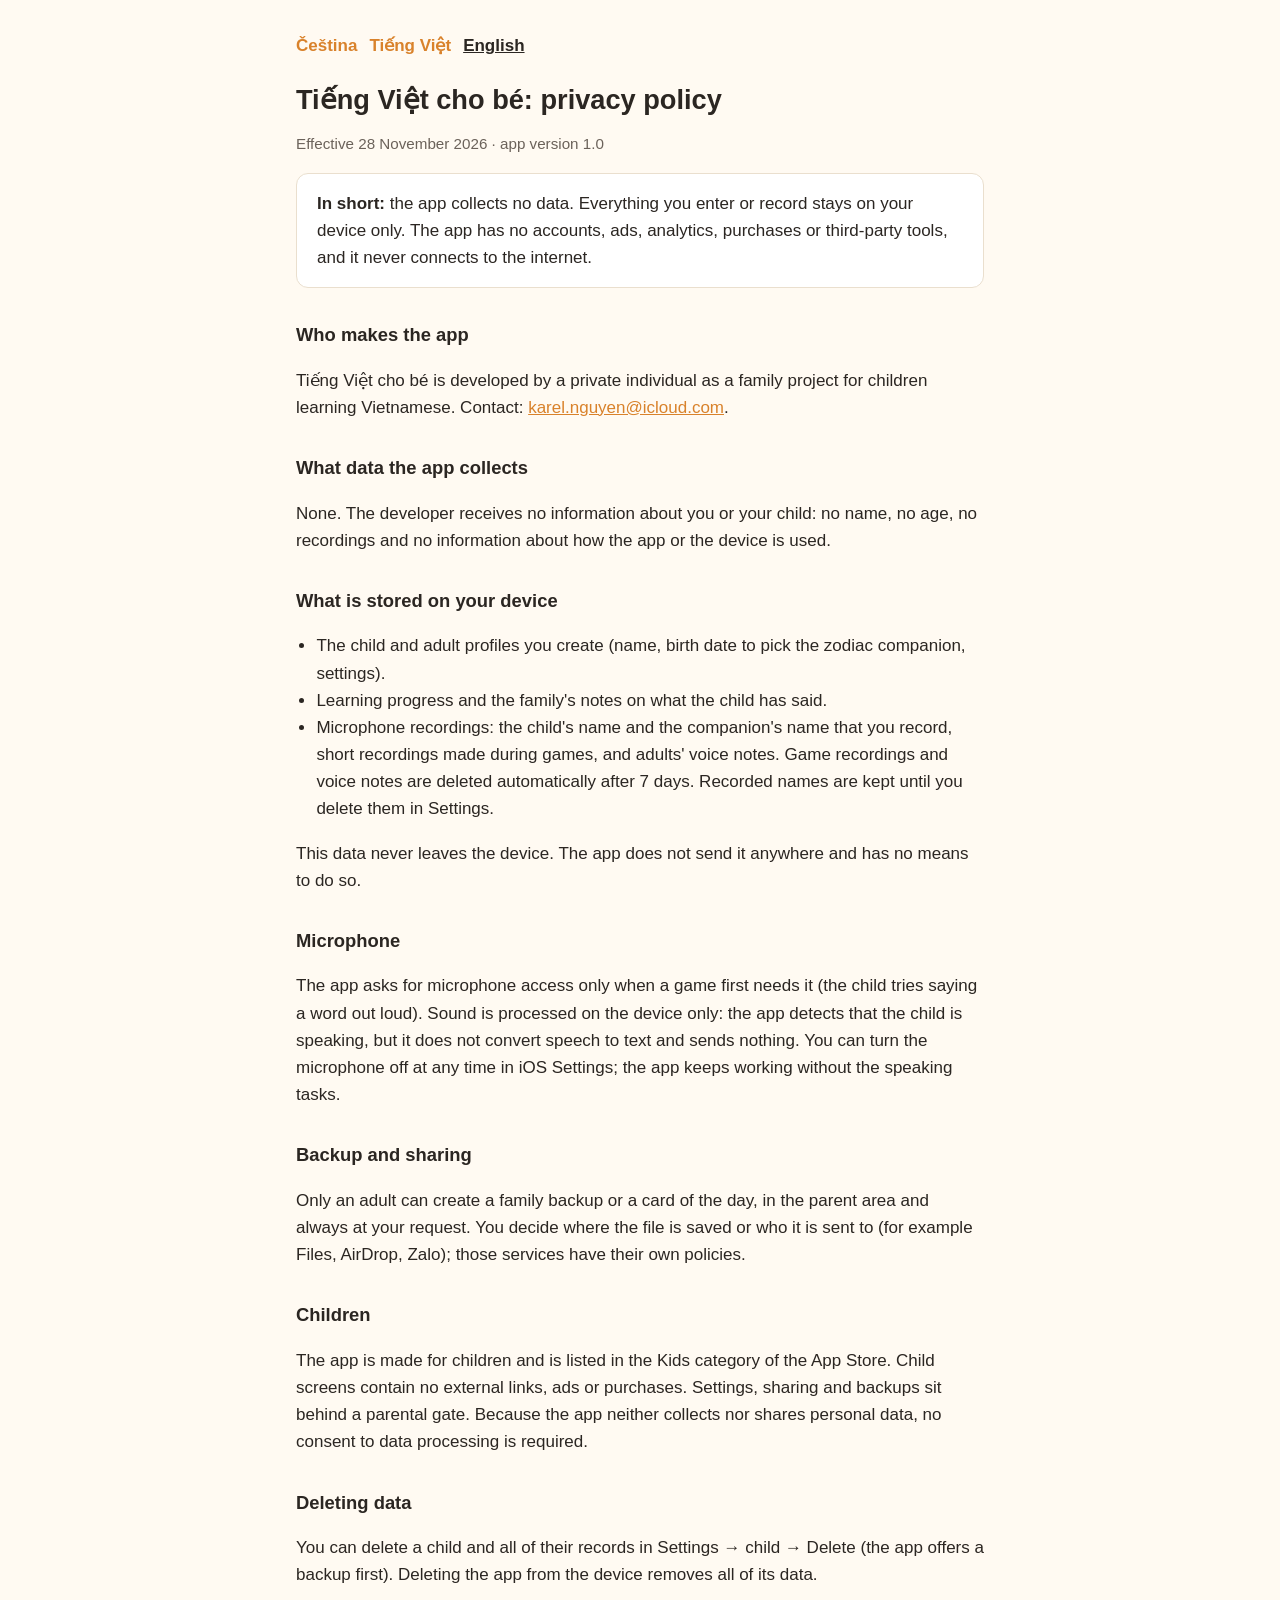
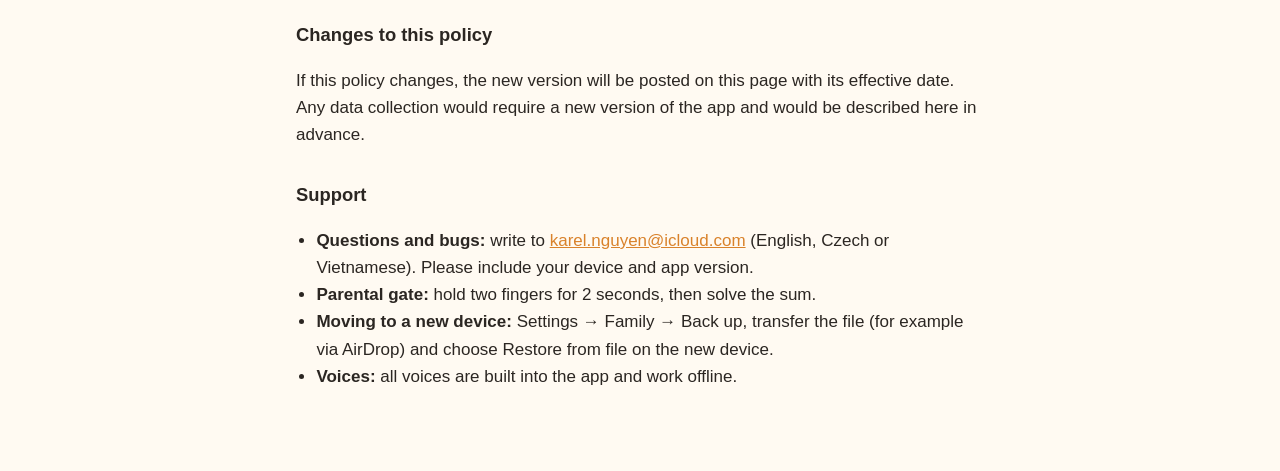
<file: index.html>
<!doctype html>
<html lang="cs">
<head>
<meta charset="utf-8">
<meta name="viewport" content="width=device-width,initial-scale=1">
<title>Tiếng Việt cho bé – soukromí a podpora</title>
<link rel="stylesheet" href="style.css">
<script>
(function(){var l=(navigator.language||"").slice(0,2);var t={cs:"cs/",vi:"vi/",en:"en/"}[l];if(t&&location.hash!=="#volba"){location.replace(t)}})();
</script>
</head>
<body>
<main>
<h1>Tiếng Việt cho bé</h1>
<p class="muted">Zásady ochrany soukromí a podpora · Chính sách quyền riêng tư và hỗ trợ · Privacy policy and support</p>
<nav>
<a href="cs/">Čeština</a>
<a href="vi/">Tiếng Việt</a>
<a href="en/">English</a>
</nav>
</main>
</body>
</html>
</file>
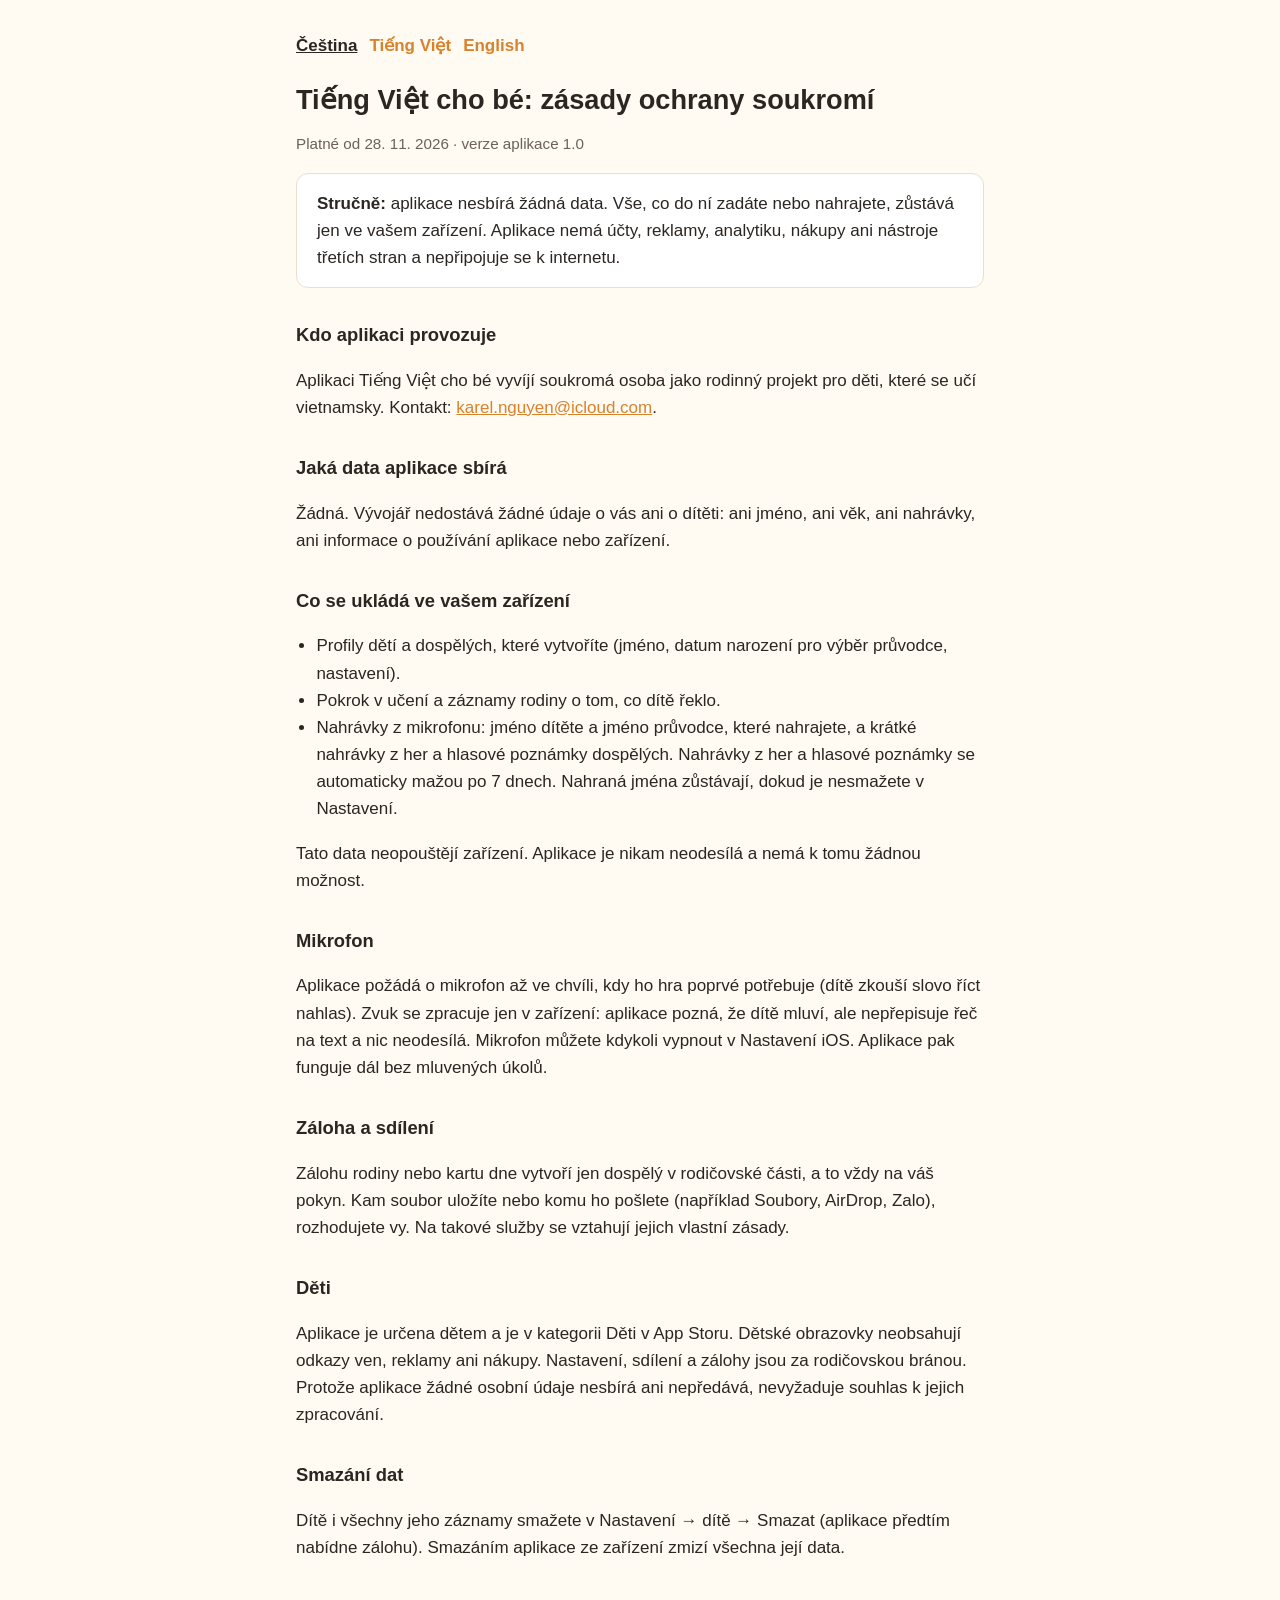
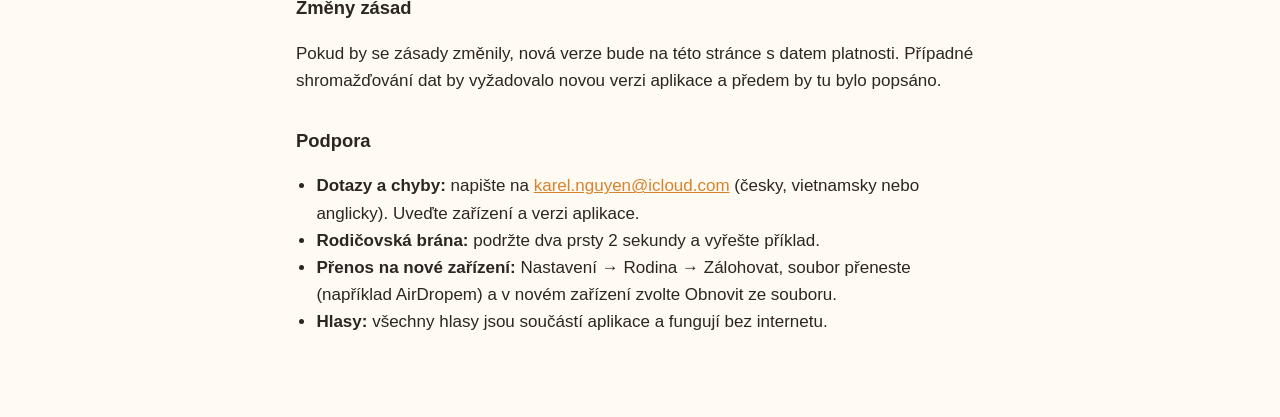
<file: cs/index.html>
<!doctype html>
<html lang="cs">
<head>
<meta charset="utf-8">
<meta name="viewport" content="width=device-width,initial-scale=1">
<title>Soukromí a podpora – Tiếng Việt cho bé</title>
<link rel="stylesheet" href="../style.css">
</head>
<body>
<main>
<nav><a href="../cs/" aria-current="page">Čeština</a><a href="../vi/">Tiếng Việt</a><a href="../en/">English</a></nav>
<h1>Tiếng Việt cho bé: zásady ochrany soukromí</h1>
<p class="muted">Platné od 28. 11. 2026 · verze aplikace 1.0</p>

<div class="box"><strong>Stručně:</strong> aplikace nesbírá žádná data. Vše, co do ní zadáte nebo nahrajete, zůstává jen ve vašem zařízení. Aplikace nemá účty, reklamy, analytiku, nákupy ani nástroje třetích stran a nepřipojuje se k internetu.</div>

<h2>Kdo aplikaci provozuje</h2>
<p>Aplikaci Tiếng Việt cho bé vyvíjí soukromá osoba jako rodinný projekt pro děti, které se učí vietnamsky. Kontakt: <a href="mailto:karel.nguyen@icloud.com">karel.nguyen@icloud.com</a>.</p>

<h2>Jaká data aplikace sbírá</h2>
<p>Žádná. Vývojář nedostává žádné údaje o vás ani o dítěti: ani jméno, ani věk, ani nahrávky, ani informace o používání aplikace nebo zařízení.</p>

<h2>Co se ukládá ve vašem zařízení</h2>
<ul>
<li>Profily dětí a dospělých, které vytvoříte (jméno, datum narození pro výběr průvodce, nastavení).</li>
<li>Pokrok v učení a záznamy rodiny o tom, co dítě řeklo.</li>
<li>Nahrávky z mikrofonu: jméno dítěte a jméno průvodce, které nahrajete, a krátké nahrávky z her a hlasové poznámky dospělých. Nahrávky z her a hlasové poznámky se automaticky mažou po 7 dnech. Nahraná jména zůstávají, dokud je nesmažete v Nastavení.</li>
</ul>
<p>Tato data neopouštějí zařízení. Aplikace je nikam neodesílá a nemá k tomu žádnou možnost.</p>

<h2>Mikrofon</h2>
<p>Aplikace požádá o mikrofon až ve chvíli, kdy ho hra poprvé potřebuje (dítě zkouší slovo říct nahlas). Zvuk se zpracuje jen v zařízení: aplikace pozná, že dítě mluví, ale nepřepisuje řeč na text a nic neodesílá. Mikrofon můžete kdykoli vypnout v Nastavení iOS. Aplikace pak funguje dál bez mluvených úkolů.</p>

<h2>Záloha a sdílení</h2>
<p>Zálohu rodiny nebo kartu dne vytvoří jen dospělý v rodičovské části, a to vždy na váš pokyn. Kam soubor uložíte nebo komu ho pošlete (například Soubory, AirDrop, Zalo), rozhodujete vy. Na takové služby se vztahují jejich vlastní zásady.</p>

<h2>Děti</h2>
<p>Aplikace je určena dětem a je v kategorii Děti v App Storu. Dětské obrazovky neobsahují odkazy ven, reklamy ani nákupy. Nastavení, sdílení a zálohy jsou za rodičovskou bránou. Protože aplikace žádné osobní údaje nesbírá ani nepředává, nevyžaduje souhlas k jejich zpracování.</p>

<h2>Smazání dat</h2>
<p>Dítě i všechny jeho záznamy smažete v Nastavení → dítě → Smazat (aplikace předtím nabídne zálohu). Smazáním aplikace ze zařízení zmizí všechna její data.</p>

<h2>Změny zásad</h2>
<p>Pokud by se zásady změnily, nová verze bude na této stránce s datem platnosti. Případné shromažďování dat by vyžadovalo novou verzi aplikace a předem by tu bylo popsáno.</p>

<h2 id="podpora">Podpora</h2>
<ul>
<li><strong>Dotazy a chyby:</strong> napište na <a href="mailto:karel.nguyen@icloud.com">karel.nguyen@icloud.com</a> (česky, vietnamsky nebo anglicky). Uveďte zařízení a verzi aplikace.</li>
<li><strong>Rodičovská brána:</strong> podržte dva prsty 2 sekundy a vyřešte příklad.</li>
<li><strong>Přenos na nové zařízení:</strong> Nastavení → Rodina → Zálohovat, soubor přeneste (například AirDropem) a v novém zařízení zvolte Obnovit ze souboru.</li>
<li><strong>Hlasy:</strong> všechny hlasy jsou součástí aplikace a fungují bez internetu.</li>
</ul>
</main>
</body>
</html>
</file>
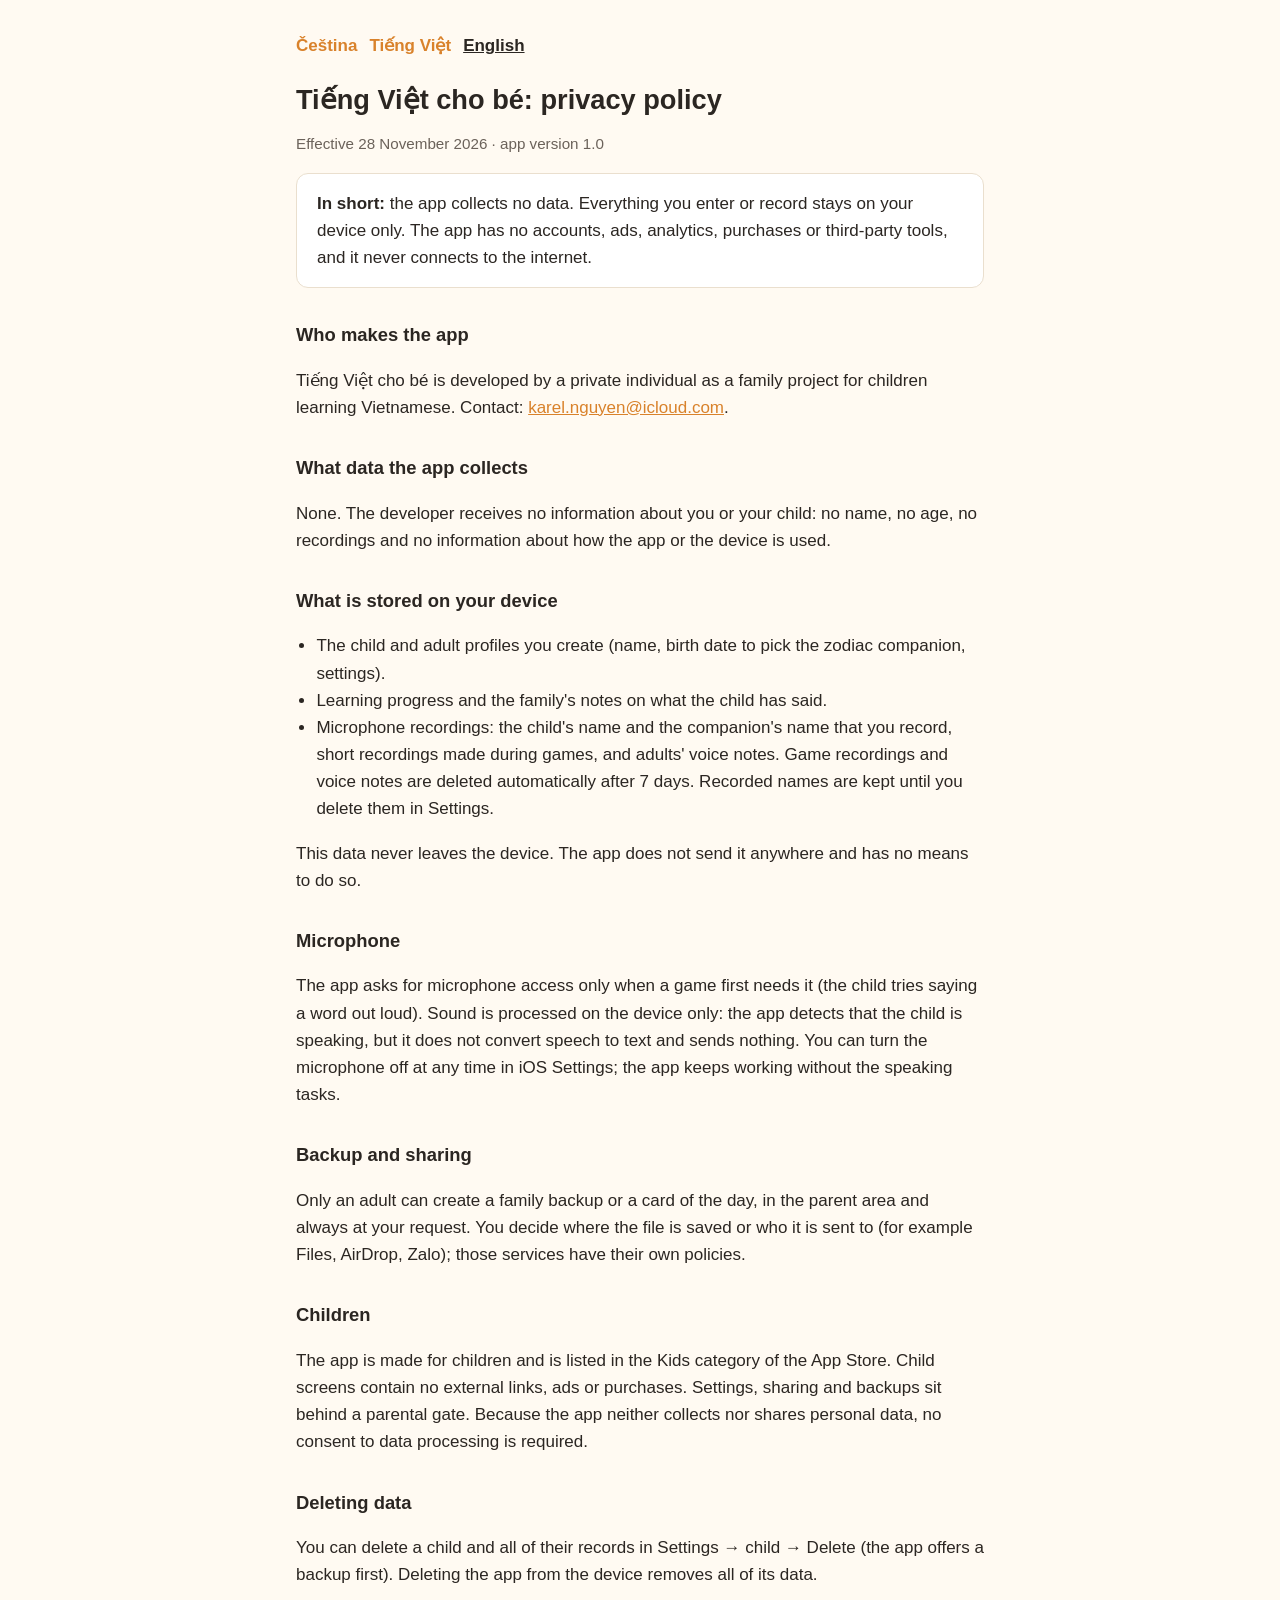
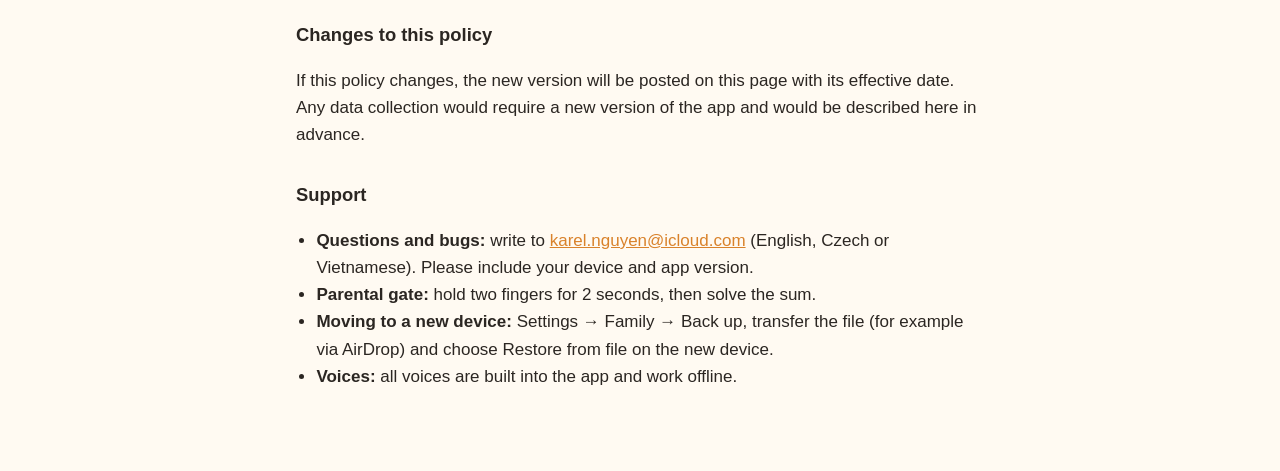
<file: en/index.html>
<!doctype html>
<html lang="en">
<head>
<meta charset="utf-8">
<meta name="viewport" content="width=device-width,initial-scale=1">
<title>Privacy and support – Tiếng Việt cho bé</title>
<link rel="stylesheet" href="../style.css">
</head>
<body>
<main>
<nav><a href="../cs/">Čeština</a><a href="../vi/">Tiếng Việt</a><a href="../en/" aria-current="page">English</a></nav>
<h1>Tiếng Việt cho bé: privacy policy</h1>
<p class="muted">Effective 28 November 2026 · app version 1.0</p>

<div class="box"><strong>In short:</strong> the app collects no data. Everything you enter or record stays on your device only. The app has no accounts, ads, analytics, purchases or third-party tools, and it never connects to the internet.</div>

<h2>Who makes the app</h2>
<p>Tiếng Việt cho bé is developed by a private individual as a family project for children learning Vietnamese. Contact: <a href="mailto:karel.nguyen@icloud.com">karel.nguyen@icloud.com</a>.</p>

<h2>What data the app collects</h2>
<p>None. The developer receives no information about you or your child: no name, no age, no recordings and no information about how the app or the device is used.</p>

<h2>What is stored on your device</h2>
<ul>
<li>The child and adult profiles you create (name, birth date to pick the zodiac companion, settings).</li>
<li>Learning progress and the family's notes on what the child has said.</li>
<li>Microphone recordings: the child's name and the companion's name that you record, short recordings made during games, and adults' voice notes. Game recordings and voice notes are deleted automatically after 7 days. Recorded names are kept until you delete them in Settings.</li>
</ul>
<p>This data never leaves the device. The app does not send it anywhere and has no means to do so.</p>

<h2>Microphone</h2>
<p>The app asks for microphone access only when a game first needs it (the child tries saying a word out loud). Sound is processed on the device only: the app detects that the child is speaking, but it does not convert speech to text and sends nothing. You can turn the microphone off at any time in iOS Settings; the app keeps working without the speaking tasks.</p>

<h2>Backup and sharing</h2>
<p>Only an adult can create a family backup or a card of the day, in the parent area and always at your request. You decide where the file is saved or who it is sent to (for example Files, AirDrop, Zalo); those services have their own policies.</p>

<h2>Children</h2>
<p>The app is made for children and is listed in the Kids category of the App Store. Child screens contain no external links, ads or purchases. Settings, sharing and backups sit behind a parental gate. Because the app neither collects nor shares personal data, no consent to data processing is required.</p>

<h2>Deleting data</h2>
<p>You can delete a child and all of their records in Settings → child → Delete (the app offers a backup first). Deleting the app from the device removes all of its data.</p>

<h2>Changes to this policy</h2>
<p>If this policy changes, the new version will be posted on this page with its effective date. Any data collection would require a new version of the app and would be described here in advance.</p>

<h2 id="support">Support</h2>
<ul>
<li><strong>Questions and bugs:</strong> write to <a href="mailto:karel.nguyen@icloud.com">karel.nguyen@icloud.com</a> (English, Czech or Vietnamese). Please include your device and app version.</li>
<li><strong>Parental gate:</strong> hold two fingers for 2 seconds, then solve the sum.</li>
<li><strong>Moving to a new device:</strong> Settings → Family → Back up, transfer the file (for example via AirDrop) and choose Restore from file on the new device.</li>
<li><strong>Voices:</strong> all voices are built into the app and work offline.</li>
</ul>
</main>
</body>
</html>
</file>
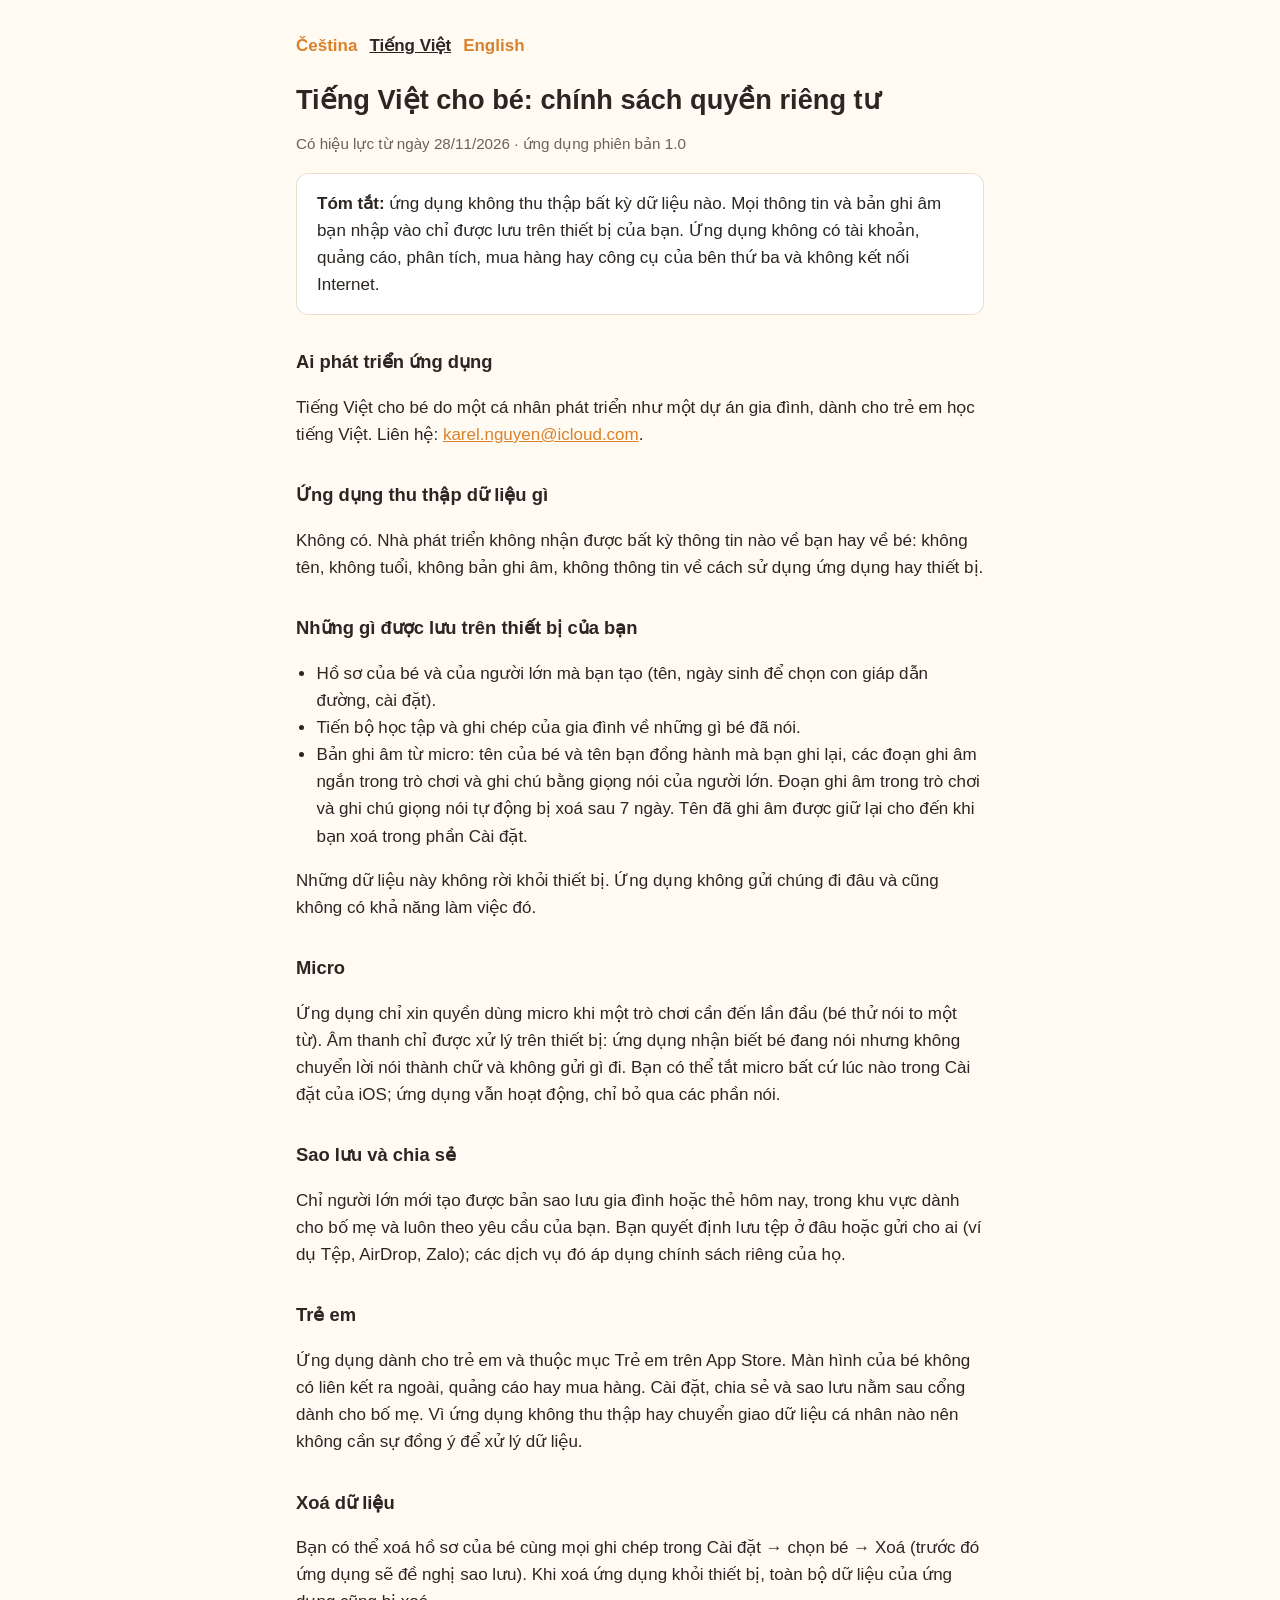
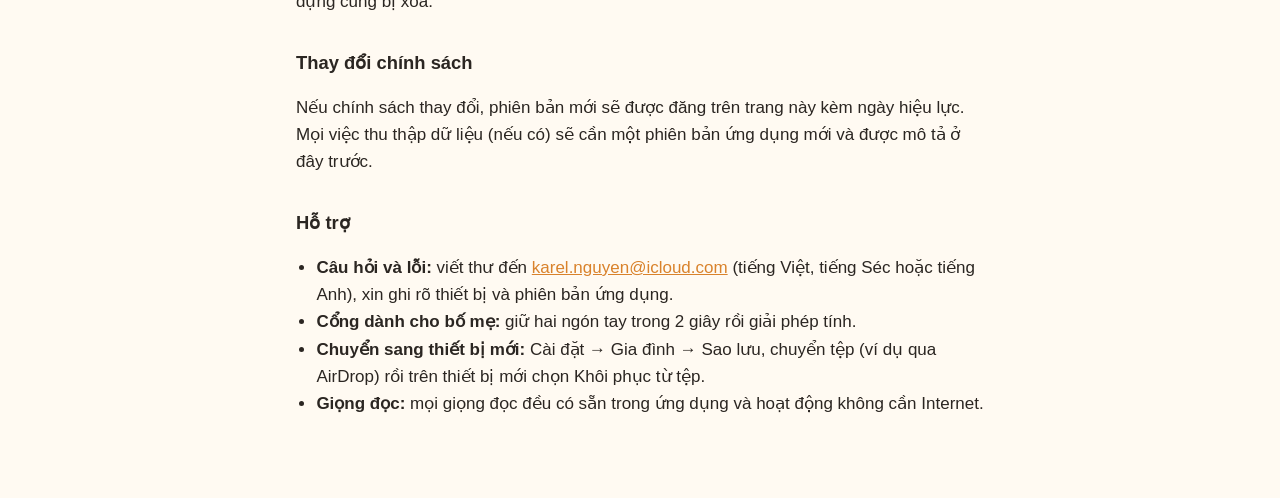
<file: vi/index.html>
<!doctype html>
<html lang="vi">
<head>
<meta charset="utf-8">
<meta name="viewport" content="width=device-width,initial-scale=1">
<title>Quyền riêng tư và hỗ trợ – Tiếng Việt cho bé</title>
<link rel="stylesheet" href="../style.css">
</head>
<body>
<main>
<nav><a href="../cs/">Čeština</a><a href="../vi/" aria-current="page">Tiếng Việt</a><a href="../en/">English</a></nav>
<h1>Tiếng Việt cho bé: chính sách quyền riêng tư</h1>
<p class="muted">Có hiệu lực từ ngày 28/11/2026 · ứng dụng phiên bản 1.0</p>

<div class="box"><strong>Tóm tắt:</strong> ứng dụng không thu thập bất kỳ dữ liệu nào. Mọi thông tin và bản ghi âm bạn nhập vào chỉ được lưu trên thiết bị của bạn. Ứng dụng không có tài khoản, quảng cáo, phân tích, mua hàng hay công cụ của bên thứ ba và không kết nối Internet.</div>

<h2>Ai phát triển ứng dụng</h2>
<p>Tiếng Việt cho bé do một cá nhân phát triển như một dự án gia đình, dành cho trẻ em học tiếng Việt. Liên hệ: <a href="mailto:karel.nguyen@icloud.com">karel.nguyen@icloud.com</a>.</p>

<h2>Ứng dụng thu thập dữ liệu gì</h2>
<p>Không có. Nhà phát triển không nhận được bất kỳ thông tin nào về bạn hay về bé: không tên, không tuổi, không bản ghi âm, không thông tin về cách sử dụng ứng dụng hay thiết bị.</p>

<h2>Những gì được lưu trên thiết bị của bạn</h2>
<ul>
<li>Hồ sơ của bé và của người lớn mà bạn tạo (tên, ngày sinh để chọn con giáp dẫn đường, cài đặt).</li>
<li>Tiến bộ học tập và ghi chép của gia đình về những gì bé đã nói.</li>
<li>Bản ghi âm từ micro: tên của bé và tên bạn đồng hành mà bạn ghi lại, các đoạn ghi âm ngắn trong trò chơi và ghi chú bằng giọng nói của người lớn. Đoạn ghi âm trong trò chơi và ghi chú giọng nói tự động bị xoá sau 7 ngày. Tên đã ghi âm được giữ lại cho đến khi bạn xoá trong phần Cài đặt.</li>
</ul>
<p>Những dữ liệu này không rời khỏi thiết bị. Ứng dụng không gửi chúng đi đâu và cũng không có khả năng làm việc đó.</p>

<h2>Micro</h2>
<p>Ứng dụng chỉ xin quyền dùng micro khi một trò chơi cần đến lần đầu (bé thử nói to một từ). Âm thanh chỉ được xử lý trên thiết bị: ứng dụng nhận biết bé đang nói nhưng không chuyển lời nói thành chữ và không gửi gì đi. Bạn có thể tắt micro bất cứ lúc nào trong Cài đặt của iOS; ứng dụng vẫn hoạt động, chỉ bỏ qua các phần nói.</p>

<h2>Sao lưu và chia sẻ</h2>
<p>Chỉ người lớn mới tạo được bản sao lưu gia đình hoặc thẻ hôm nay, trong khu vực dành cho bố mẹ và luôn theo yêu cầu của bạn. Bạn quyết định lưu tệp ở đâu hoặc gửi cho ai (ví dụ Tệp, AirDrop, Zalo); các dịch vụ đó áp dụng chính sách riêng của họ.</p>

<h2>Trẻ em</h2>
<p>Ứng dụng dành cho trẻ em và thuộc mục Trẻ em trên App Store. Màn hình của bé không có liên kết ra ngoài, quảng cáo hay mua hàng. Cài đặt, chia sẻ và sao lưu nằm sau cổng dành cho bố mẹ. Vì ứng dụng không thu thập hay chuyển giao dữ liệu cá nhân nào nên không cần sự đồng ý để xử lý dữ liệu.</p>

<h2>Xoá dữ liệu</h2>
<p>Bạn có thể xoá hồ sơ của bé cùng mọi ghi chép trong Cài đặt → chọn bé → Xoá (trước đó ứng dụng sẽ đề nghị sao lưu). Khi xoá ứng dụng khỏi thiết bị, toàn bộ dữ liệu của ứng dụng cũng bị xoá.</p>

<h2>Thay đổi chính sách</h2>
<p>Nếu chính sách thay đổi, phiên bản mới sẽ được đăng trên trang này kèm ngày hiệu lực. Mọi việc thu thập dữ liệu (nếu có) sẽ cần một phiên bản ứng dụng mới và được mô tả ở đây trước.</p>

<h2 id="ho-tro">Hỗ trợ</h2>
<ul>
<li><strong>Câu hỏi và lỗi:</strong> viết thư đến <a href="mailto:karel.nguyen@icloud.com">karel.nguyen@icloud.com</a> (tiếng Việt, tiếng Séc hoặc tiếng Anh), xin ghi rõ thiết bị và phiên bản ứng dụng.</li>
<li><strong>Cổng dành cho bố mẹ:</strong> giữ hai ngón tay trong 2 giây rồi giải phép tính.</li>
<li><strong>Chuyển sang thiết bị mới:</strong> Cài đặt → Gia đình → Sao lưu, chuyển tệp (ví dụ qua AirDrop) rồi trên thiết bị mới chọn Khôi phục từ tệp.</li>
<li><strong>Giọng đọc:</strong> mọi giọng đọc đều có sẵn trong ứng dụng và hoạt động không cần Internet.</li>
</ul>
</main>
</body>
</html>
</file>
<file: style.css>
:root{--bg:#fffaf2;--fg:#2b2622;--muted:#6b625a;--accent:#d9822b;--card:#ffffff;--line:#eadfce}
@media (prefers-color-scheme:dark){:root{--bg:#1d1a17;--fg:#f3ece4;--muted:#b3a89c;--accent:#f0a24f;--card:#28241f;--line:#3a342d}}
*{box-sizing:border-box}
body{margin:0;background:var(--bg);color:var(--fg);font:17px/1.6 -apple-system,BlinkMacSystemFont,"Segoe UI",Roboto,sans-serif}
main{max-width:720px;margin:0 auto;padding:32px 16px 64px}
h1{font-size:1.7rem;line-height:1.25;margin:0 0 4px}
h2{font-size:1.15rem;margin:32px 0 8px}
p,li{color:var(--fg)}
.muted{color:var(--muted);font-size:.95rem}
nav{display:flex;gap:12px;margin-bottom:24px;flex-wrap:wrap}
nav a{color:var(--accent);text-decoration:none;font-weight:600}
nav a[aria-current]{color:var(--fg);text-decoration:underline}
.box{background:var(--card);border:1px solid var(--line);border-radius:12px;padding:16px 20px;margin:16px 0}
a{color:var(--accent)}
ul{padding-left:1.2em}
</file>
